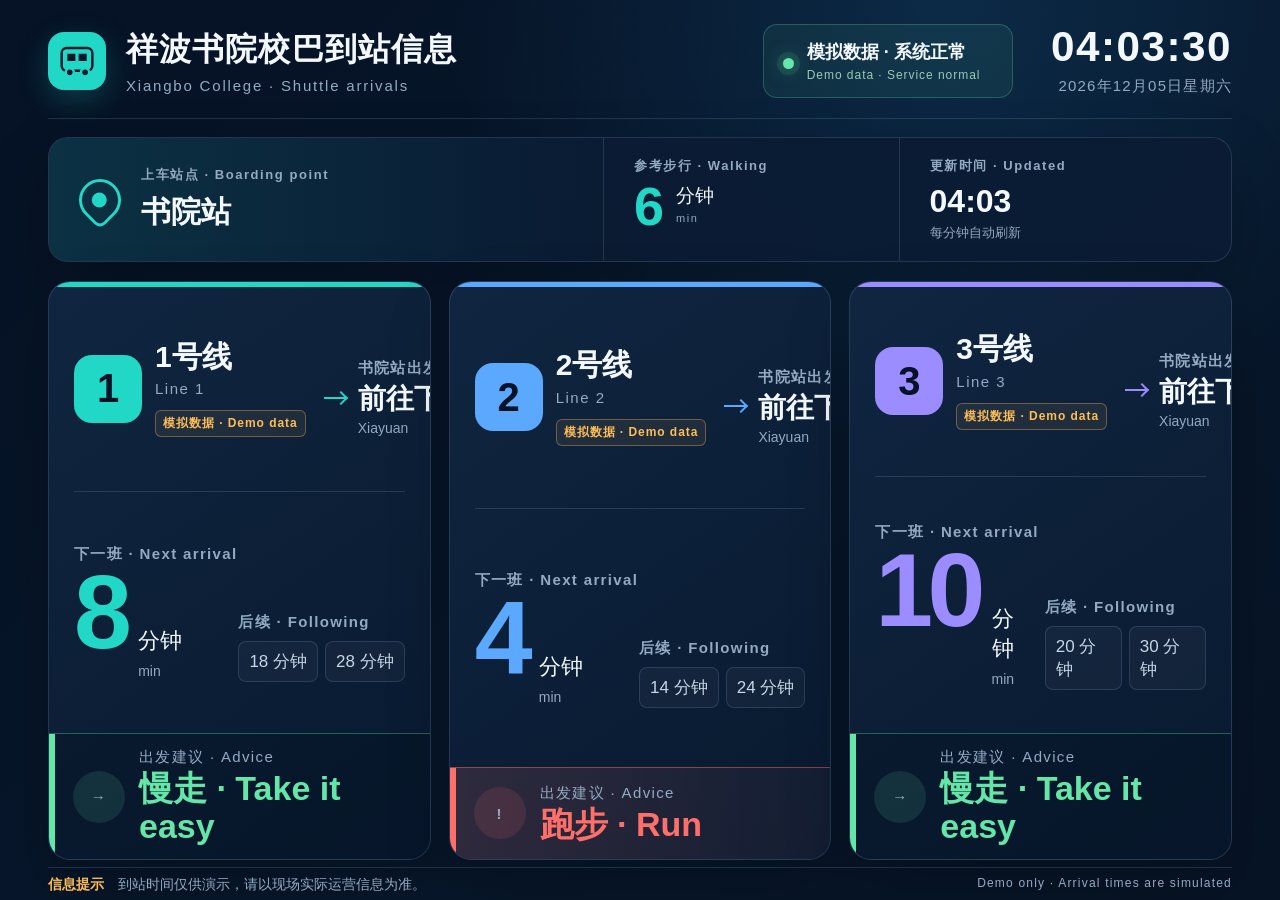
<file: index.html>
<!doctype html>
<html lang="zh-CN">
  <head>
    <meta charset="UTF-8" />
    <meta name="viewport" content="width=device-width, initial-scale=1.0" />
    <meta
      name="description"
      content="祥波书院校巴到站信息可视化系统前端演示"
    />
    <title>祥波书院校巴到站信息</title>
    <link
      rel="icon"
      type="image/svg+xml"
      href="data:image/svg+xml,%3Csvg xmlns='http://www.w3.org/2000/svg' viewBox='0 0 64 64'%3E%3Crect width='64' height='64' rx='14' fill='%230a1830'/%3E%3Cpath d='M15 18h34v25H15z' fill='%231ed7c4'/%3E%3Cpath d='M20 23h10v9H20zm14 0h10v9H34z' fill='%230a1830'/%3E%3Ccircle cx='23' cy='45' r='5' fill='%23f6b94a'/%3E%3Ccircle cx='42' cy='45' r='5' fill='%23f6b94a'/%3E%3C/svg%3E"
    />
    <link rel="stylesheet" href="style.css" />
  </head>
  <body>
    <main class="screen-shell">
      <header class="topbar">
        <div class="brand-block">
          <span class="brand-mark" aria-hidden="true">
            <svg viewBox="0 0 52 52" role="img">
              <rect x="7" y="10" width="38" height="28" rx="6"></rect>
              <path d="M14 17h10v9H14zm14 0h10v9H28z"></path>
              <circle cx="17" cy="40" r="5"></circle>
              <circle cx="36" cy="40" r="5"></circle>
            </svg>
          </span>
          <div>
            <h1>祥波书院校巴到站信息</h1>
            <p>Xiangbo College · Shuttle arrivals</p>
          </div>
        </div>

        <div class="header-meta">
          <div class="service-panel" aria-label="服务状态">
            <span class="status-dot" aria-hidden="true"></span>
            <div>
              <strong>模拟数据 · 系统正常</strong>
              <span>Demo data · Service normal</span>
            </div>
          </div>
          <div class="clock-block">
            <time id="current-time" class="current-time">--:--:--</time>
            <p id="current-date">----年--月--日</p>
          </div>
        </div>
      </header>

      <section class="station-strip" aria-label="上车站点与步行信息">
        <div class="station-main">
          <div class="section-icon pin-icon" aria-hidden="true"></div>
          <div>
            <p class="eyebrow">上车站点 · Boarding point</p>
            <h2>书院站</h2>
          </div>
        </div>
        <div class="walk-info">
          <p class="eyebrow">参考步行 · Walking</p>
          <div class="walk-value"><strong>6</strong><span>分钟<br /><small>min</small></span></div>
        </div>
        <div class="update-info">
          <p class="eyebrow">更新时间 · Updated</p>
          <strong id="last-updated">--:--</strong>
          <span>每分钟自动刷新</span>
        </div>
      </section>

      <section class="routes-section" aria-labelledby="routes-title">
        <h2 id="routes-title" class="visually-hidden">校巴到站线路</h2>
        <div id="route-list" class="route-list" aria-live="polite"></div>
      </section>

      <footer class="screen-footer">
        <p><span>信息提示</span> 到站时间仅供演示，请以现场实际运营信息为准。</p>
        <p>Demo only · Arrival times are simulated</p>
      </footer>
    </main>

    <script src="mockData.js"></script>
    <script src="app.js"></script>
  </body>
</html>
</file>
<file: style.css>
:root {
  --bg: #061225;
  --surface: #0b1c34;
  --surface-high: #102641;
  --line: rgba(151, 185, 218, 0.18);
  --text: #f3f8fc;
  --muted: #93aac2;
  --cyan: #21d7c5;
  --cyan-soft: rgba(33, 215, 197, 0.12);
  --blue: #5ba8ff;
  --amber: #ffbd57;
  --red: #ff6f6a;
  --green: #64e6a8;
  --shadow: 0 28px 64px rgba(0, 0, 0, 0.22);
}

* {
  box-sizing: border-box;
}

html,
body {
  margin: 0;
  min-width: 320px;
  min-height: 100%;
  background: var(--bg);
}

@media (min-width: 1181px) {
  html,
  body {
    width: 100%;
    height: 100%;
    overflow: hidden;
  }
}

body {
  color: var(--text);
  font-family: "Microsoft YaHei", "PingFang SC", "Noto Sans SC", Arial, sans-serif;
  background:
    radial-gradient(circle at 74% 0%, rgba(32, 121, 185, 0.2), transparent 38%),
    linear-gradient(135deg, #061225 0%, #07172b 55%, #071426 100%);
}

body::before {
  position: fixed;
  inset: 0;
  content: "";
  pointer-events: none;
  opacity: 0.18;
  background-image: linear-gradient(rgba(255,255,255,0.025) 1px, transparent 1px),
    linear-gradient(90deg, rgba(255,255,255,0.025) 1px, transparent 1px);
  background-size: 72px 72px;
}

.screen-shell {
  position: relative;
  display: flex;
  flex-direction: column;
  width: 100%;
  max-width: 1920px;
  min-height: 100vh;
  margin: 0 auto;
  padding: clamp(24px, 2.5vw, 48px) clamp(28px, 3.75vw, 72px) 30px;
}

.topbar,
.station-strip,
.section-heading,
.route-card,
.screen-footer {
  position: relative;
  z-index: 1;
}

.topbar {
  display: flex;
  align-items: center;
  justify-content: space-between;
  gap: 32px;
  padding-bottom: 28px;
  border-bottom: 1px solid var(--line);
}

.brand-block,
.header-meta,
.station-main,
.route-identity,
.direction-row,
.next-arrival,
.advice,
.legend {
  display: flex;
  align-items: center;
}

.brand-block {
  gap: 20px;
}

.brand-mark {
  display: grid;
  width: 58px;
  height: 58px;
  place-items: center;
  border-radius: 16px;
  background: var(--cyan);
  box-shadow: 0 10px 30px rgba(33, 215, 197, 0.22);
}

.brand-mark svg {
  width: 42px;
  height: 42px;
  fill: none;
  stroke: #07172b;
  stroke-width: 3;
}

.brand-mark svg path {
  fill: #07172b;
  stroke: none;
}

.brand-mark svg circle {
  fill: #07172b;
  stroke: var(--cyan);
}

h1,
h2,
p {
  margin: 0;
}

.visually-hidden {
  position: absolute;
  width: 1px;
  height: 1px;
  padding: 0;
  margin: -1px;
  overflow: hidden;
  clip: rect(0, 0, 0, 0);
  white-space: nowrap;
  border: 0;
}

h1 {
  font-size: clamp(32px, 2.3vw, 45px);
  font-weight: 700;
  letter-spacing: 0.035em;
}

.brand-block p {
  margin-top: 5px;
  color: var(--muted);
  font-size: 15px;
  letter-spacing: 0.12em;
}

.header-meta {
  gap: clamp(28px, 3vw, 58px);
}

.clock-block {
  text-align: right;
}

.current-time {
  font-family: "Segoe UI", Arial, sans-serif;
  font-size: clamp(42px, 3.3vw, 64px);
  font-weight: 650;
  letter-spacing: 0.035em;
  line-height: 1;
  font-variant-numeric: tabular-nums;
}

.clock-block p {
  margin-top: 8px;
  color: var(--muted);
  font-size: 15px;
  letter-spacing: 0.08em;
}

.service-panel {
  display: flex;
  align-items: center;
  gap: 13px;
  min-width: 250px;
  padding: 15px 19px;
  border: 1px solid rgba(100, 230, 168, 0.25);
  border-radius: 14px;
  background: rgba(100, 230, 168, 0.07);
}

.status-dot {
  width: 11px;
  height: 11px;
  flex: none;
  border-radius: 50%;
  background: var(--green);
  box-shadow: 0 0 0 6px rgba(100, 230, 168, 0.1), 0 0 18px rgba(100, 230, 168, 0.5);
}

.service-panel strong,
.service-panel span {
  display: block;
}

.service-panel strong {
  font-size: 18px;
  font-weight: 650;
}

.service-panel span {
  margin-top: 4px;
  color: #9acbb6;
  font-size: 12px;
  letter-spacing: 0.08em;
}

.station-strip {
  display: grid;
  grid-template-columns: 1.5fr 0.8fr 0.9fr;
  align-items: stretch;
  margin-top: 26px;
  overflow: hidden;
  border: 1px solid var(--line);
  border-radius: 20px;
  background: rgba(11, 28, 52, 0.88);
  box-shadow: var(--shadow);
}

.station-main,
.walk-info,
.update-info {
  min-height: 126px;
  padding: 25px 30px;
}

.station-main {
  gap: 20px;
  background: linear-gradient(90deg, var(--cyan-soft), transparent);
}

.walk-info,
.update-info {
  border-left: 1px solid var(--line);
}

.pin-icon {
  position: relative;
  width: 42px;
  height: 42px;
  flex: none;
  border: 3px solid var(--cyan);
  border-radius: 50% 50% 50% 8px;
  transform: rotate(-45deg);
}

.pin-icon::after {
  position: absolute;
  top: 10px;
  left: 10px;
  width: 15px;
  height: 15px;
  content: "";
  border-radius: 50%;
  background: var(--cyan);
}

.eyebrow {
  color: var(--muted);
  font-size: 13px;
  font-weight: 650;
  letter-spacing: 0.12em;
}

.station-main h2 {
  margin-top: 8px;
  font-size: clamp(30px, 2vw, 40px);
}

.walk-value {
  display: flex;
  align-items: center;
  gap: 12px;
  margin-top: 7px;
}

.walk-value strong {
  color: var(--cyan);
  font-family: "Segoe UI", Arial, sans-serif;
  font-size: 54px;
  line-height: 0.9;
}

.walk-value span {
  color: var(--text);
  font-size: 19px;
  line-height: 1.05;
}

.walk-value small {
  color: var(--muted);
  font-size: 11px;
  letter-spacing: 0.14em;
}

.update-info strong {
  display: block;
  margin-top: 8px;
  font-family: "Segoe UI", Arial, sans-serif;
  font-size: 32px;
  font-variant-numeric: tabular-nums;
}

.update-info span {
  display: block;
  margin-top: 4px;
  color: var(--muted);
  font-size: 13px;
}

.routes-section {
  display: flex;
  flex: 1;
  min-height: 0;
  flex-direction: column;
  padding-top: 22px;
}

.section-heading {
  display: flex;
  align-items: flex-end;
  justify-content: space-between;
  gap: 24px;
  margin-bottom: 17px;
}

.section-heading h2 {
  margin-top: 5px;
  font-size: clamp(24px, 1.7vw, 33px);
}

.legend {
  gap: 22px;
  color: var(--muted);
  font-size: 14px;
}

.legend span {
  white-space: nowrap;
}

.legend-dot {
  display: inline-block;
  width: 8px;
  height: 8px;
  margin-right: 8px;
  border-radius: 50%;
}

.legend-dot.ample { background: var(--green); }
.legend-dot.leave { background: var(--amber); }
.legend-dot.missed { background: var(--red); }

.route-list {
  display: grid;
  grid-template-columns: repeat(3, minmax(0, 1fr));
  gap: 18px;
  flex: 1;
  align-items: stretch;
}

.route-card {
  display: flex;
  min-height: 0;
  height: 100%;
  flex-direction: column;
  min-width: 0;
  overflow: hidden;
  border: 1px solid var(--line);
  border-radius: 22px;
  background: linear-gradient(145deg, rgba(16, 38, 65, 0.98), rgba(9, 26, 48, 0.98));
  box-shadow: var(--shadow);
}

.route-card::before {
  display: block;
  width: 100%;
  height: 5px;
  content: "";
  background: var(--route-color);
}

.route-main {
  display: grid;
  grid-template-columns: 1fr;
  gap: 20px;
  flex: 1;
  padding: 25px 25px 22px;
}

.route-overview {
  display: flex;
  min-width: 0;
  align-items: center;
  justify-content: space-between;
  gap: 18px;
}

.route-identity {
  gap: 13px;
}

.route-number {
  display: grid;
  width: 68px;
  height: 68px;
  flex: none;
  place-items: center;
  border-radius: 18px;
  color: #061225;
  background: var(--route-color);
  font-family: "Segoe UI", Arial, sans-serif;
  font-size: 40px;
  font-weight: 800;
}

.route-name h3 {
  margin: 0;
  font-size: 30px;
  line-height: 1.15;
}

.route-name p {
  margin-top: 6px;
  color: var(--muted);
  font-size: 15px;
  letter-spacing: 0.1em;
}

.demo-badge {
  display: inline-flex;
  align-items: center;
  margin-top: 13px;
  padding: 5px 9px;
  border: 1px solid rgba(255, 189, 87, 0.35);
  border-radius: 6px;
  color: var(--amber);
  background: rgba(255, 189, 87, 0.08);
  font-size: 14px;
  font-weight: 700;
  letter-spacing: 0.08em;
  white-space: nowrap;
}

.direction-row {
  gap: 12px;
  flex: none;
  margin-top: 0;
}

.direction-line {
  position: relative;
  width: 22px;
  height: 2px;
  background: var(--route-color);
}

.direction-line::after {
  position: absolute;
  top: -4px;
  right: 0;
  width: 8px;
  height: 8px;
  content: "";
  border-top: 2px solid var(--route-color);
  border-right: 2px solid var(--route-color);
  transform: rotate(45deg);
}

.direction-copy span,
.arrival-label,
.following-label {
  display: block;
  color: var(--muted);
  font-size: 15px;
  font-weight: 650;
  letter-spacing: 0.09em;
}

.direction-copy strong {
  display: block;
  margin-top: 5px;
  font-size: 28px;
  line-height: 1.15;
}

.direction-copy small {
  display: block;
  margin-top: 5px;
  color: var(--muted);
  font-size: 14px;
}

.arrival-panel {
  display: flex;
  min-width: 0;
  flex-direction: column;
  justify-content: center;
  padding-top: 19px;
  padding-left: 0;
  border-top: 1px solid var(--line);
  border-left: 0;
}

.arrival-content {
  display: flex;
  align-items: flex-end;
  justify-content: space-between;
  gap: 14px;
}

.next-arrival {
  align-items: baseline;
  margin-top: 6px;
  color: var(--route-color);
}

.next-arrival strong {
  font-family: "Segoe UI", Arial, sans-serif;
  font-size: clamp(104px, 8vw, 146px);
  font-weight: 760;
  letter-spacing: -0.055em;
  line-height: 0.82;
  font-variant-numeric: tabular-nums;
}

.next-arrival span {
  margin-left: 12px;
  color: var(--text);
  font-size: 22px;
}

.next-arrival small {
  color: var(--muted);
  font-size: 14px;
}

.following-label {
  margin-top: 0;
}

.following-times {
  display: flex;
  gap: 7px;
  margin-top: 9px;
}

.time-chip {
  padding: 8px 10px;
  border: 1px solid var(--line);
  border-radius: 8px;
  color: #c7d7e7;
  background: rgba(255, 255, 255, 0.035);
  font-size: 17px;
  font-variant-numeric: tabular-nums;
}

.advice {
  justify-content: center;
  gap: 20px;
  min-height: 108px;
  padding: 17px 24px;
  border-top: 1px solid var(--line);
  background: rgba(2, 12, 25, 0.28);
}

.advice-copy {
  display: grid;
  grid-template-columns: auto 1fr;
  column-gap: 14px;
  align-items: center;
  width: 100%;
}

.advice-icon {
  display: grid;
  width: 52px;
  height: 52px;
  grid-row: 1 / 3;
  place-items: center;
  border-radius: 50%;
  color: var(--advice-color);
  background: color-mix(in srgb, var(--advice-color) 12%, transparent);
  font-size: 28px;
  font-weight: 800;
}

.advice-copy span {
  color: var(--muted);
  font-size: 15px;
  letter-spacing: 0.09em;
}

.advice-copy strong {
  margin-top: 3px;
  color: var(--advice-color);
  font-size: 34px;
  line-height: 1.1;
}

.margin-value {
  flex: 0 0 92px;
  color: var(--muted);
  text-align: right;
  font-size: 15px;
}

.margin-value strong {
  display: block;
  color: var(--text);
  font-family: "Segoe UI", Arial, sans-serif;
  font-size: 26px;
  font-variant-numeric: tabular-nums;
  white-space: nowrap;
}

.advice-leave {
  border-top-color: rgba(255, 189, 87, 0.6);
  background: linear-gradient(90deg, rgba(255, 189, 87, 0.2), rgba(255, 189, 87, 0.06));
  box-shadow: inset 6px 0 0 var(--amber);
}

.advice-missed {
  border-top-color: rgba(255, 111, 106, 0.45);
  background: linear-gradient(90deg, rgba(255, 111, 106, 0.15), rgba(255, 111, 106, 0.04));
  box-shadow: inset 6px 0 0 var(--red);
}

.advice-ample {
  border-top-color: rgba(100, 230, 168, 0.35);
  box-shadow: inset 6px 0 0 var(--green);
}

.advice-wait {
  border-top-color: rgba(143, 169, 196, 0.4);
  background: linear-gradient(90deg, rgba(143, 169, 196, 0.16), rgba(143, 169, 196, 0.04));
  box-shadow: inset 6px 0 0 #8fa9c4;
}

.screen-footer {
  display: flex;
  justify-content: space-between;
  gap: 24px;
  margin-top: 22px;
  padding-top: 18px;
  border-top: 1px solid var(--line);
  color: var(--muted);
  font-size: 14px;
}

.screen-footer span {
  margin-right: 10px;
  color: var(--amber);
  font-weight: 650;
}

.screen-footer p:last-child {
  font-size: 12px;
  letter-spacing: 0.1em;
}

@media (max-width: 1180px) {
  .topbar,
  .section-heading {
    align-items: flex-start;
  }

  .header-meta {
    gap: 20px;
  }

  .service-panel {
    min-width: 0;
  }

  .route-main {
    grid-template-columns: 1fr;
  }

  .route-list {
    grid-template-columns: 1fr;
  }

  .arrival-panel {
    padding-top: 20px;
    padding-left: 0;
    border-top: 1px solid var(--line);
    border-left: 0;
  }

  .legend {
    display: none;
  }
}

@media (min-width: 1181px) and (max-height: 900px) {
  .screen-shell {
    padding-top: 24px;
    padding-bottom: 6px;
  }

  .topbar {
    padding-bottom: 20px;
  }

  .station-strip {
    margin-top: 18px;
  }

  .station-main,
  .walk-info,
  .update-info {
    min-height: 112px;
    padding-top: 19px;
    padding-bottom: 19px;
  }

  .routes-section {
    padding-top: 19px;
  }

  .section-heading {
    margin-bottom: 11px;
  }

  .route-main {
    padding-top: 19px;
    padding-bottom: 17px;
  }

  .route-card {
    min-height: 410px;
  }

  .demo-badge {
    padding: 4px 7px;
    font-size: 12px;
  }

  .direction-row {
    margin-top: 18px;
  }

  .advice {
    min-height: 92px;
    padding-top: 14px;
    padding-bottom: 14px;
  }

  .screen-footer {
    margin-top: 7px;
    padding-top: 8px;
  }
}

@media (max-width: 820px) {
  .screen-shell {
    padding: 22px 18px;
  }

  .topbar,
  .header-meta,
  .screen-footer {
    flex-direction: column;
    align-items: stretch;
  }

  .clock-block {
    text-align: left;
  }

  .station-strip,
  .route-list {
    grid-template-columns: 1fr;
  }

  .walk-info,
  .update-info {
    border-top: 1px solid var(--line);
    border-left: 0;
  }

  .section-heading {
    align-items: flex-end;
  }

  .screen-footer {
    gap: 8px;
  }
}

@media (prefers-reduced-motion: no-preference) {
  .status-dot {
    animation: statusPulse 2.6s ease-in-out infinite;
  }

  @keyframes statusPulse {
    50% { box-shadow: 0 0 0 9px rgba(100, 230, 168, 0.03), 0 0 22px rgba(100, 230, 168, 0.64); }
  }
}
</file>
